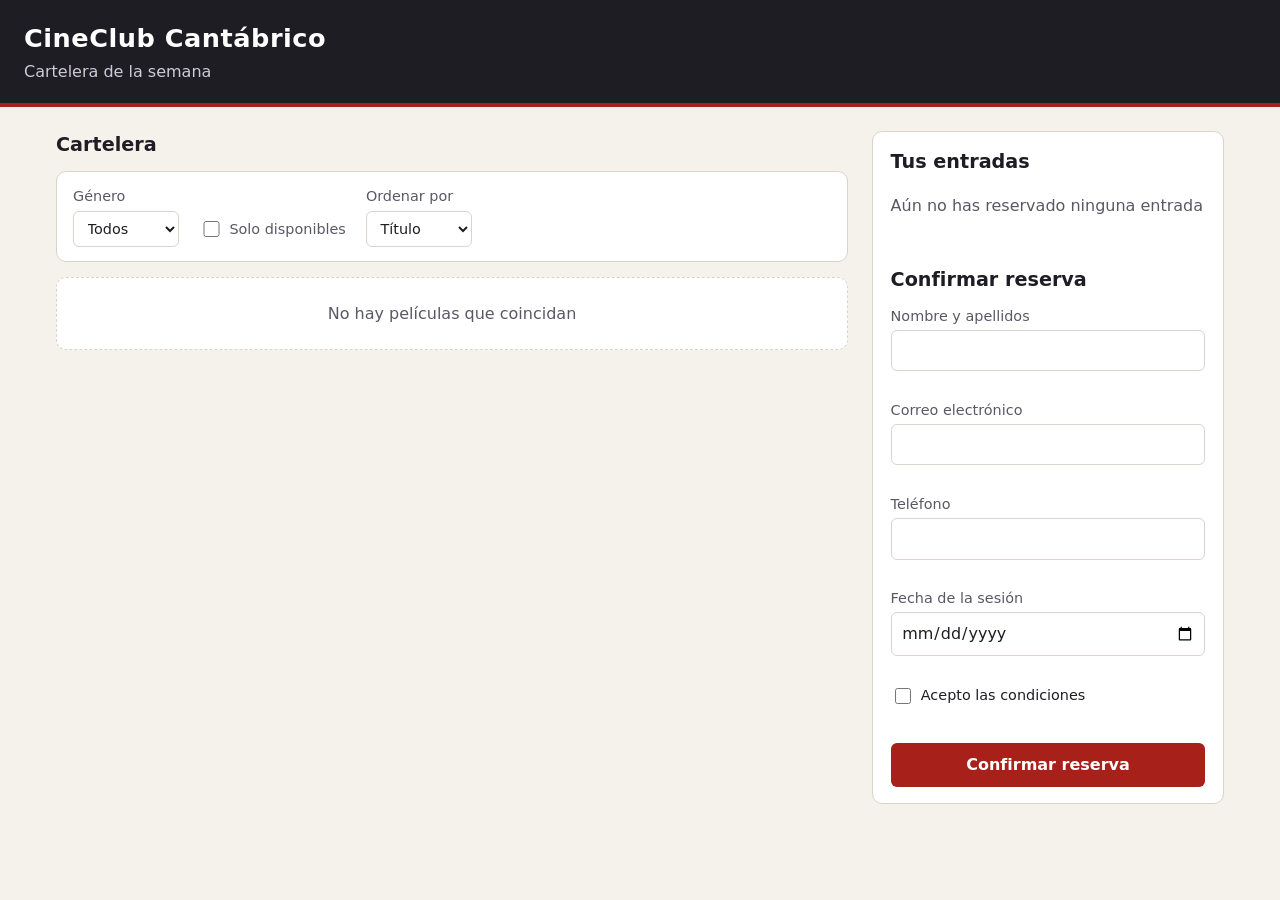
<file: Examen_02/index.html>
<!DOCTYPE html>
<html lang="es">
<head>
  <meta charset="UTF-8">
  <meta name="viewport" content="width=device-width, initial-scale=1">
  <title>CineClub Cantábrico</title>
  <link rel="stylesheet" href="estilos.css">
</head>
<body>
  <header class="cabecera">
    <h1>CineClub Cantábrico</h1>
    <p>Cartelera de la semana</p>
  </header>

  <main class="contenido">

    <!-- Apartados 1 y 2: cartelera, filtros y orden -->
    <section aria-labelledby="titulo-cartelera">
      <h2 id="titulo-cartelera">Cartelera</h2>

      <form id="formulario-filtros" class="filtros">
        <label>Género
          <select id="filtro-genero" name="genero">
            <option value="">Todos</option>
            <option value="Acción">Acción</option>
            <option value="Aventura">Aventura</option>
            <option value="Comedia">Comedia</option>
            <option value="Drama">Drama</option>
          </select>
        </label>

        <label class="casilla">
          <input type="checkbox" id="filtro-disponibles" name="disponibles">
          Solo disponibles
        </label>

        <label>Ordenar por
          <select id="orden" name="orden">
            <option value="titulo">Título</option>
            <option value="duracion">Duración</option>
            <option value="precio">Precio</option>
          </select>
        </label>
      </form>

      <p id="contador" class="contador" role="status"></p>
      <div id="cartelera" class="cartelera"></div>
    </section>

    <!-- Apartados 3 y 4: entradas reservadas y formulario -->
    <aside class="entradas" aria-labelledby="titulo-entradas">
      <h2 id="titulo-entradas">Tus entradas</h2>

      <ul id="lista-reservas" class="lista-reservas"></ul>
      <p id="total-reservas" class="total"></p>
      <p id="mensaje-reservas" class="mensaje" role="alert"></p>

      <h2>Confirmar reserva</h2>
      <form id="formulario-reserva" class="formulario">
        <div class="campo">
          <label for="nombre">Nombre y apellidos</label>
          <input type="text" id="nombre" name="nombre" required minlength="3">
          <p class="error" id="error-nombre"></p>
        </div>

        <div class="campo">
          <label for="correo">Correo electrónico</label>
          <input type="email" id="correo" name="correo" required>
          <p class="error" id="error-correo"></p>
        </div>

        <div class="campo">
          <label for="telefono">Teléfono</label>
          <input type="tel" id="telefono" name="telefono" required pattern="[0-9]{9}" title="Escribe 9 dígitos, sin espacios">
          <p class="error" id="error-telefono"></p>
        </div>

        <div class="campo">
          <label for="fecha">Fecha de la sesión</label>
          <input type="date" id="fecha" name="fecha" required>
          <p class="error" id="error-fecha"></p>
        </div>

        <div class="campo">
          <label class="casilla">
            <input type="checkbox" id="condiciones" name="condiciones" required>
            Acepto las condiciones
          </label>
          <p class="error" id="error-condiciones"></p>
        </div>

        <button type="submit" class="boton-principal">Confirmar reserva</button>
      </form>

      <pre id="resultado" class="resultado" role="status"></pre>
    </aside>

  </main>

  <script type="module" src="js/principal.js"></script>
</body>
</html>
</file>
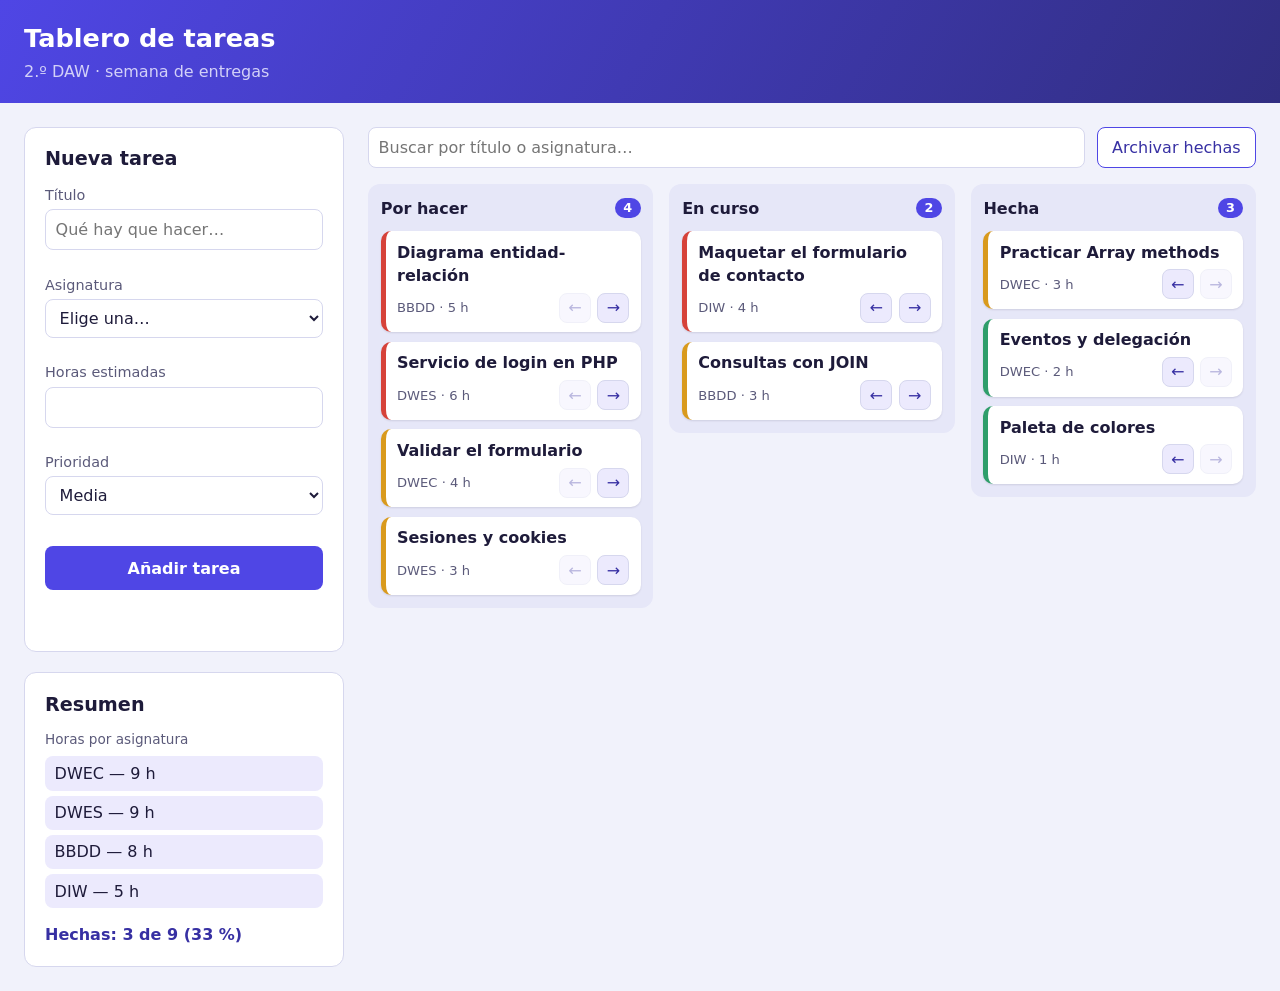
<file: EJ_tipoExamen2/ensayo/index.html>
<!DOCTYPE html>
<html lang="es">
<head>
  <meta charset="UTF-8">
  <meta name="viewport" content="width=device-width, initial-scale=1">
  <title>Tablero de tareas</title>
  <link rel="stylesheet" href="estilos.css">
</head>
<body>
  <header class="cabecera">
    <h1>Tablero de tareas</h1>
    <p>2.º DAW · semana de entregas</p>
  </header>

  <main class="cuerpo">

    <!-- Columna lateral: formulario (apartado 1) y resumen (apartado 3) -->
    <aside class="lateral">

      <section class="panel" aria-labelledby="titulo-formulario">
        <h2 id="titulo-formulario">Nueva tarea</h2>

        <form id="formulario-tarea" class="formulario">
          <div class="campo">
            <label for="titulo">Título</label>
            <input type="text" id="titulo" name="titulo" required minlength="3" placeholder="Qué hay que hacer…">
            <small class="error"></small>
          </div>

          <div class="campo">
            <label for="asignatura">Asignatura</label>
            <select id="asignatura" name="asignatura" required>
              <option value="">Elige una…</option>
              <option value="DWEC">DWEC</option>
              <option value="DWES">DWES</option>
              <option value="DIW">DIW</option>
              <option value="BBDD">BBDD</option>
            </select>
            <small class="error"></small>
          </div>

          <div class="campo">
            <label for="horas">Horas estimadas</label>
            <input type="number" id="horas" name="horas" required min="1" max="20" step="any">
            <small class="error"></small>
          </div>

          <div class="campo">
            <label for="prioridad">Prioridad</label>
            <select id="prioridad" name="prioridad">
              <option value="baja">Baja</option>
              <option value="media" selected>Media</option>
              <option value="alta">Alta</option>
            </select>
            <small class="error"></small>
          </div>

          <button type="submit" class="boton-principal">Añadir tarea</button>
          <p id="mensaje-formulario" class="mensaje" role="status"></p>
        </form>
      </section>

      <section class="panel" aria-labelledby="titulo-resumen">
        <h2 id="titulo-resumen">Resumen</h2>
        <p class="subtitulo">Horas por asignatura</p>
        <ul id="horas-asignatura" class="horas-asignatura"></ul>
        <p id="progreso" class="progreso"></p>
      </section>

    </aside>

    <!-- Zona principal: buscador y tablero (apartados 2, 3 y 4) -->
    <section class="principal" aria-labelledby="titulo-tablero">
      <h2 id="titulo-tablero" class="solo-lectores">Tablero</h2>

      <div class="barra">
        <input type="search" id="buscador" placeholder="Buscar por título o asignatura…" aria-label="Buscar tareas">
        <button type="button" id="boton-archivar" class="boton-secundario">Archivar hechas</button>
      </div>

      <div id="tablero" class="tablero">
        <section class="columna" aria-labelledby="cab-porhacer">
          <h3 id="cab-porhacer">Por hacer <span id="num-porhacer" class="contador">0</span></h3>
          <ul id="col-porhacer" class="tarjetas"></ul>
        </section>

        <section class="columna" aria-labelledby="cab-encurso">
          <h3 id="cab-encurso">En curso <span id="num-encurso" class="contador">0</span></h3>
          <ul id="col-encurso" class="tarjetas"></ul>
        </section>

        <section class="columna" aria-labelledby="cab-hecha">
          <h3 id="cab-hecha">Hecha <span id="num-hecha" class="contador">0</span></h3>
          <ul id="col-hecha" class="tarjetas"></ul>
        </section>
      </div>
    </section>

  </main>

  <script type="module" src="js/principal.js"></script>
</body>
</html>
</file>
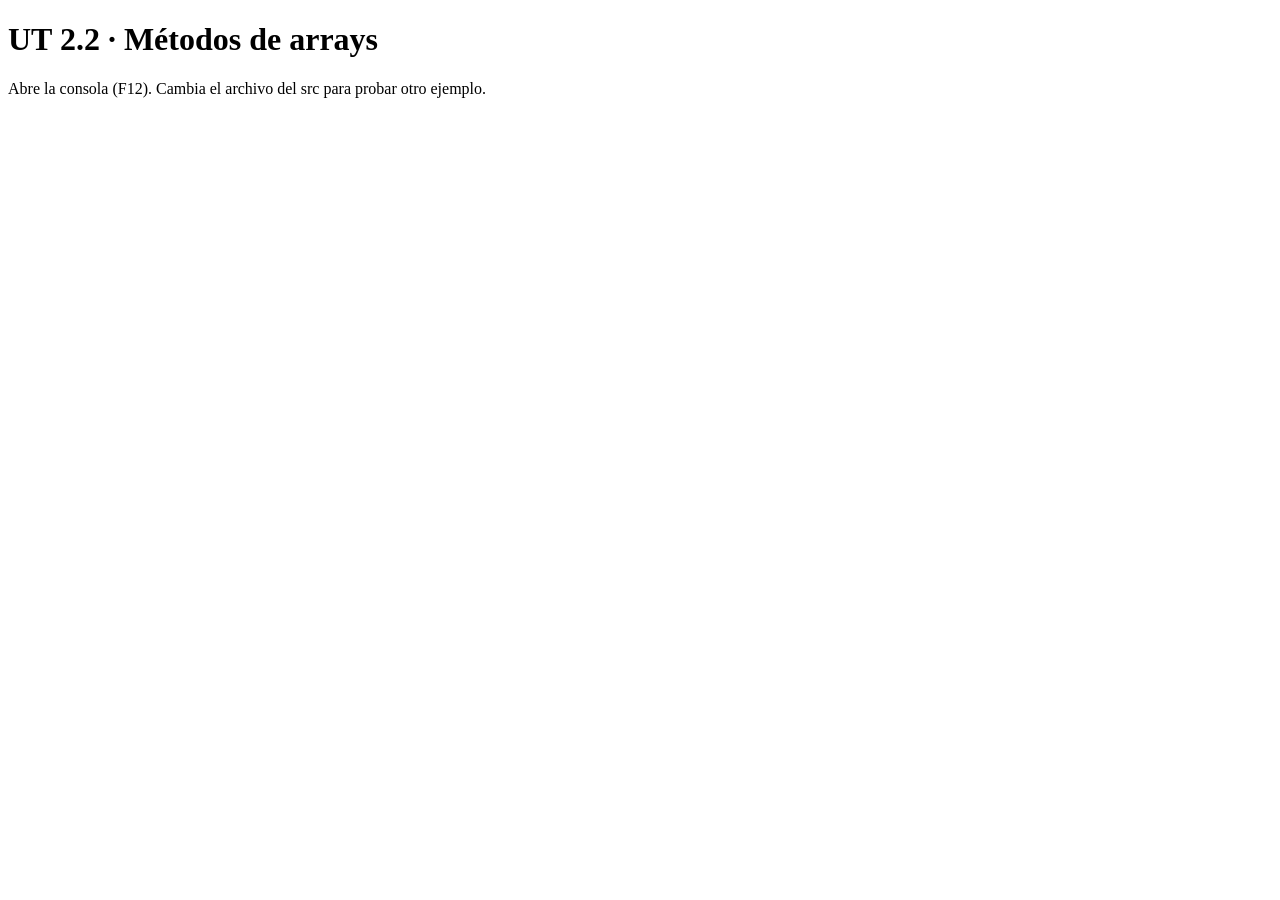
<file: UT_2/EJEM_02.2/index.html>
<!DOCTYPE html>
<html lang="es">
<head>
  <meta charset="UTF-8">
  <title>UT 2.2 · Métodos de arrays</title>
</head>
<body>
  <h1>UT 2.2 · Métodos de arrays</h1>
  <p>Abre la consola (F12). Cambia el archivo del src para probar otro ejemplo.</p>
  <script type="module" src="01-agregar-quitar.js"></script>
</body>
</html>
</file>
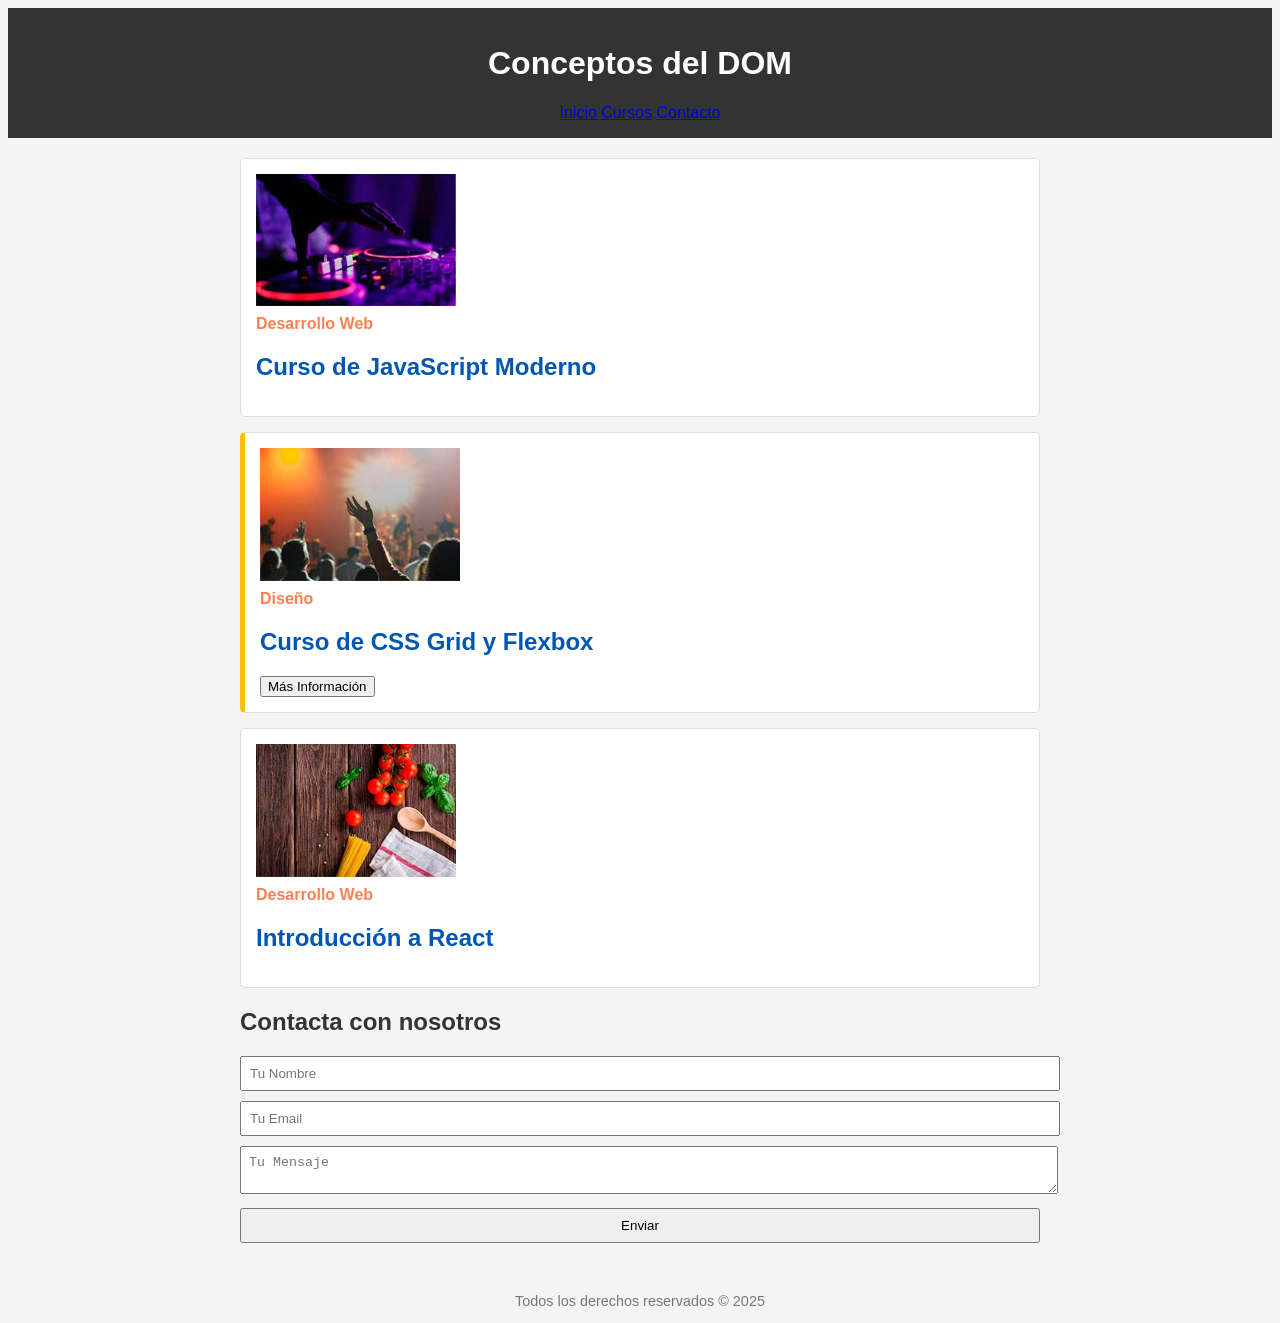
<file: UT_3/Practicas/EJER_04/index.html>
<!DOCTYPE html>
<html lang="es">
<head>
    <meta charset="UTF-8">
    <meta name="viewport" content="width=device-width, initial-scale=1.0">
    <title>Práctica de DOM</title>
    <link rel="stylesheet" href="estilos.css">
       
</head>
<body>

    <header id="header-principal">
        <h1 id="titulo-principal">Conceptos del DOM</h1>
        <nav class="navegacion">
            <a href="#">Inicio</a>
            <a href="#">Cursos</a>
            <a href="#">Contacto</a>
        </nav>
    </header>

    <main class="container">
        <section id="lista-cursos">
            <div class="card">
                <img src="img/hacer1.jpg" width="200">
                <div class="info">
                    <p class="categoria">Desarrollo Web</p>
                    <h2>Curso de JavaScript Moderno</h2>
                </div>
            </div>

            <div class="card premium">
                <img src="img/hacer2.jpg" width="200">
                <div class="info">
                    <p class="categoria">Diseño</p>
                    <h2>Curso de CSS Grid y Flexbox</h2>
                    <button id="btn-info-premium">Más Información</button>
                </div>
            </div>

            <div class="card">
                <img src="img/hacer3.jpg" width="200">
                <div class="info">
                    <p class="categoria">Desarrollo Web</p>
                    <h2>Introducción a React</h2>
                    <p class="oculto" data-precio="20">Este es un texto oculto con información.</p>
                </div>
            </div>
        </section>

        <section id="formulario-seccion">
            <form id="formulario-contacto">
                <h2>Contacta con nosotros</h2>
                <input type="text" id="nombre" name="nombre" placeholder="Tu Nombre">
                <input type="email" id="email" name="email" placeholder="Tu Email">
                <textarea id="mensaje" name="mensaje" placeholder="Tu Mensaje"></textarea>
                <input type="submit" value="Enviar">
            </form>
        </section>
    </main>

    <footer id="footer-principal">
        <p>Todos los derechos reservados &copy; 2025</p>
    </footer>   
    <script type="module" src="scripts/script28.js"></script>
</body>
</html>
</file>
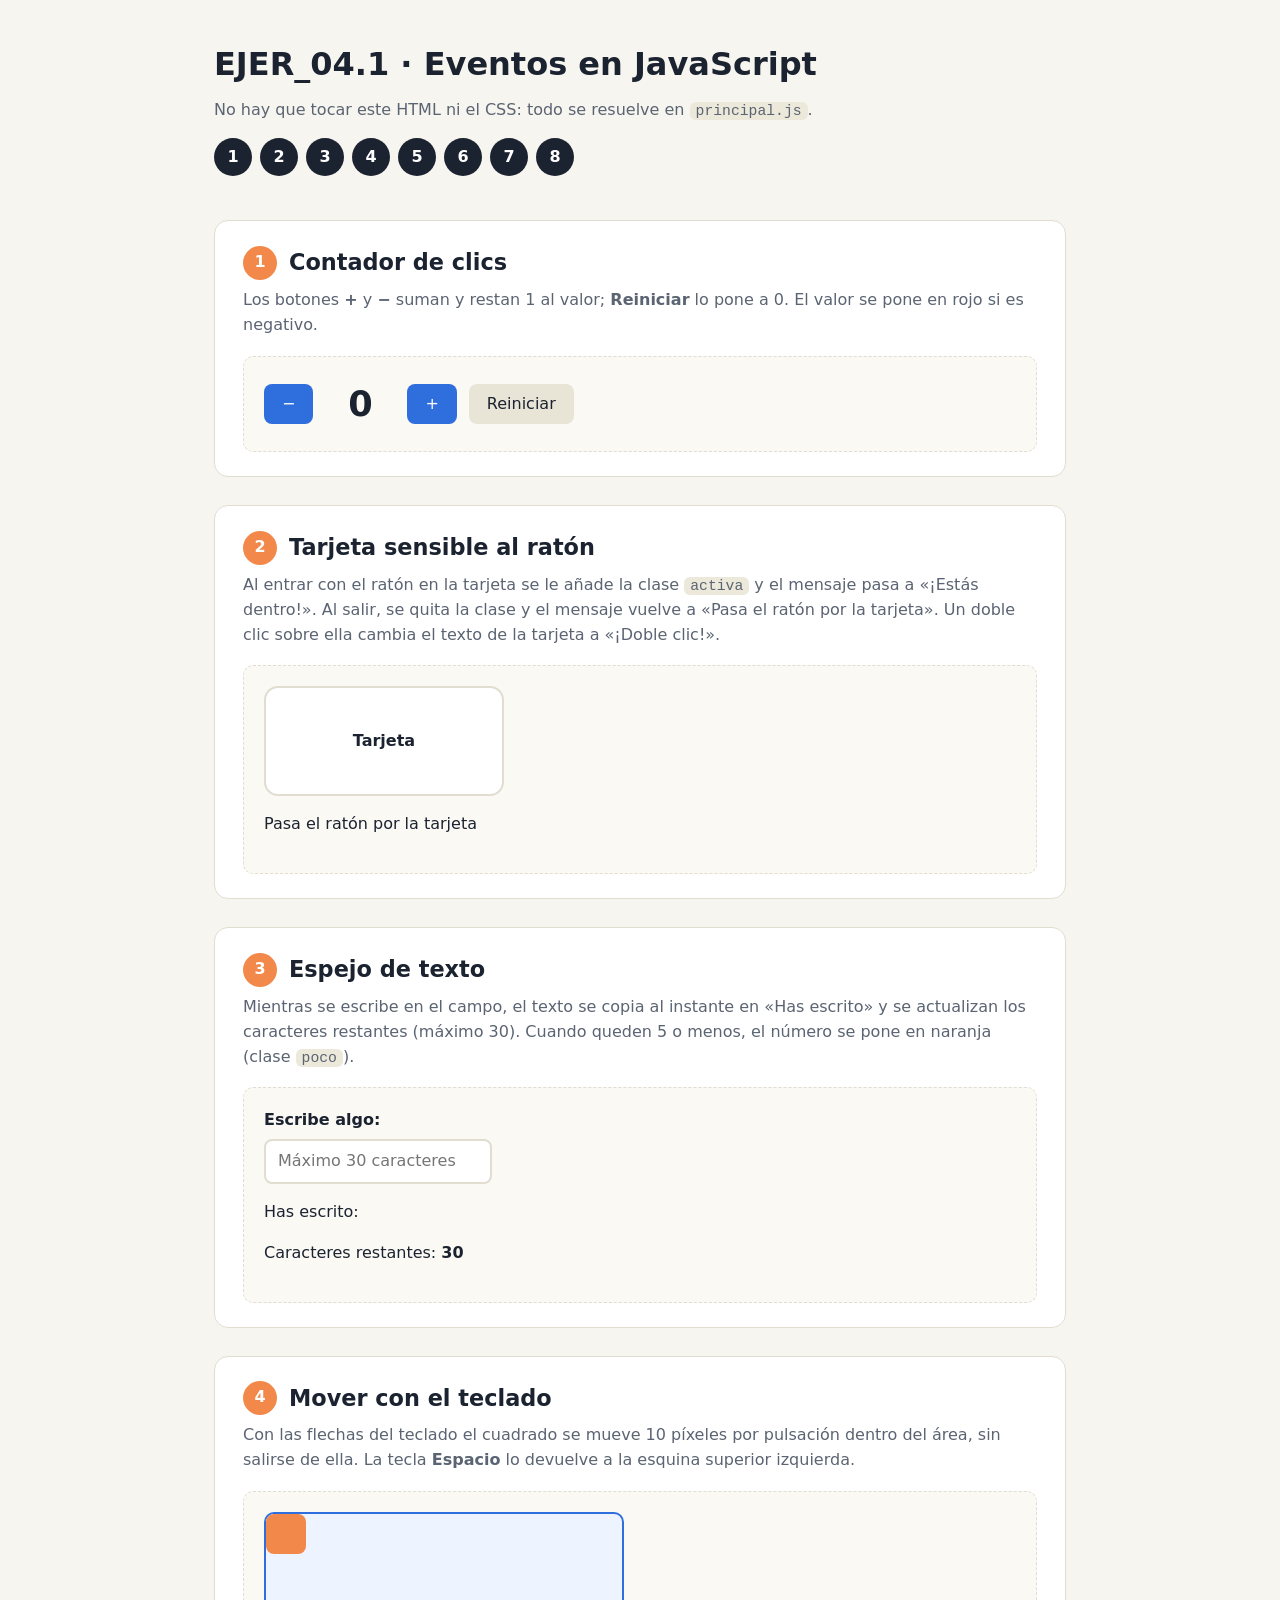
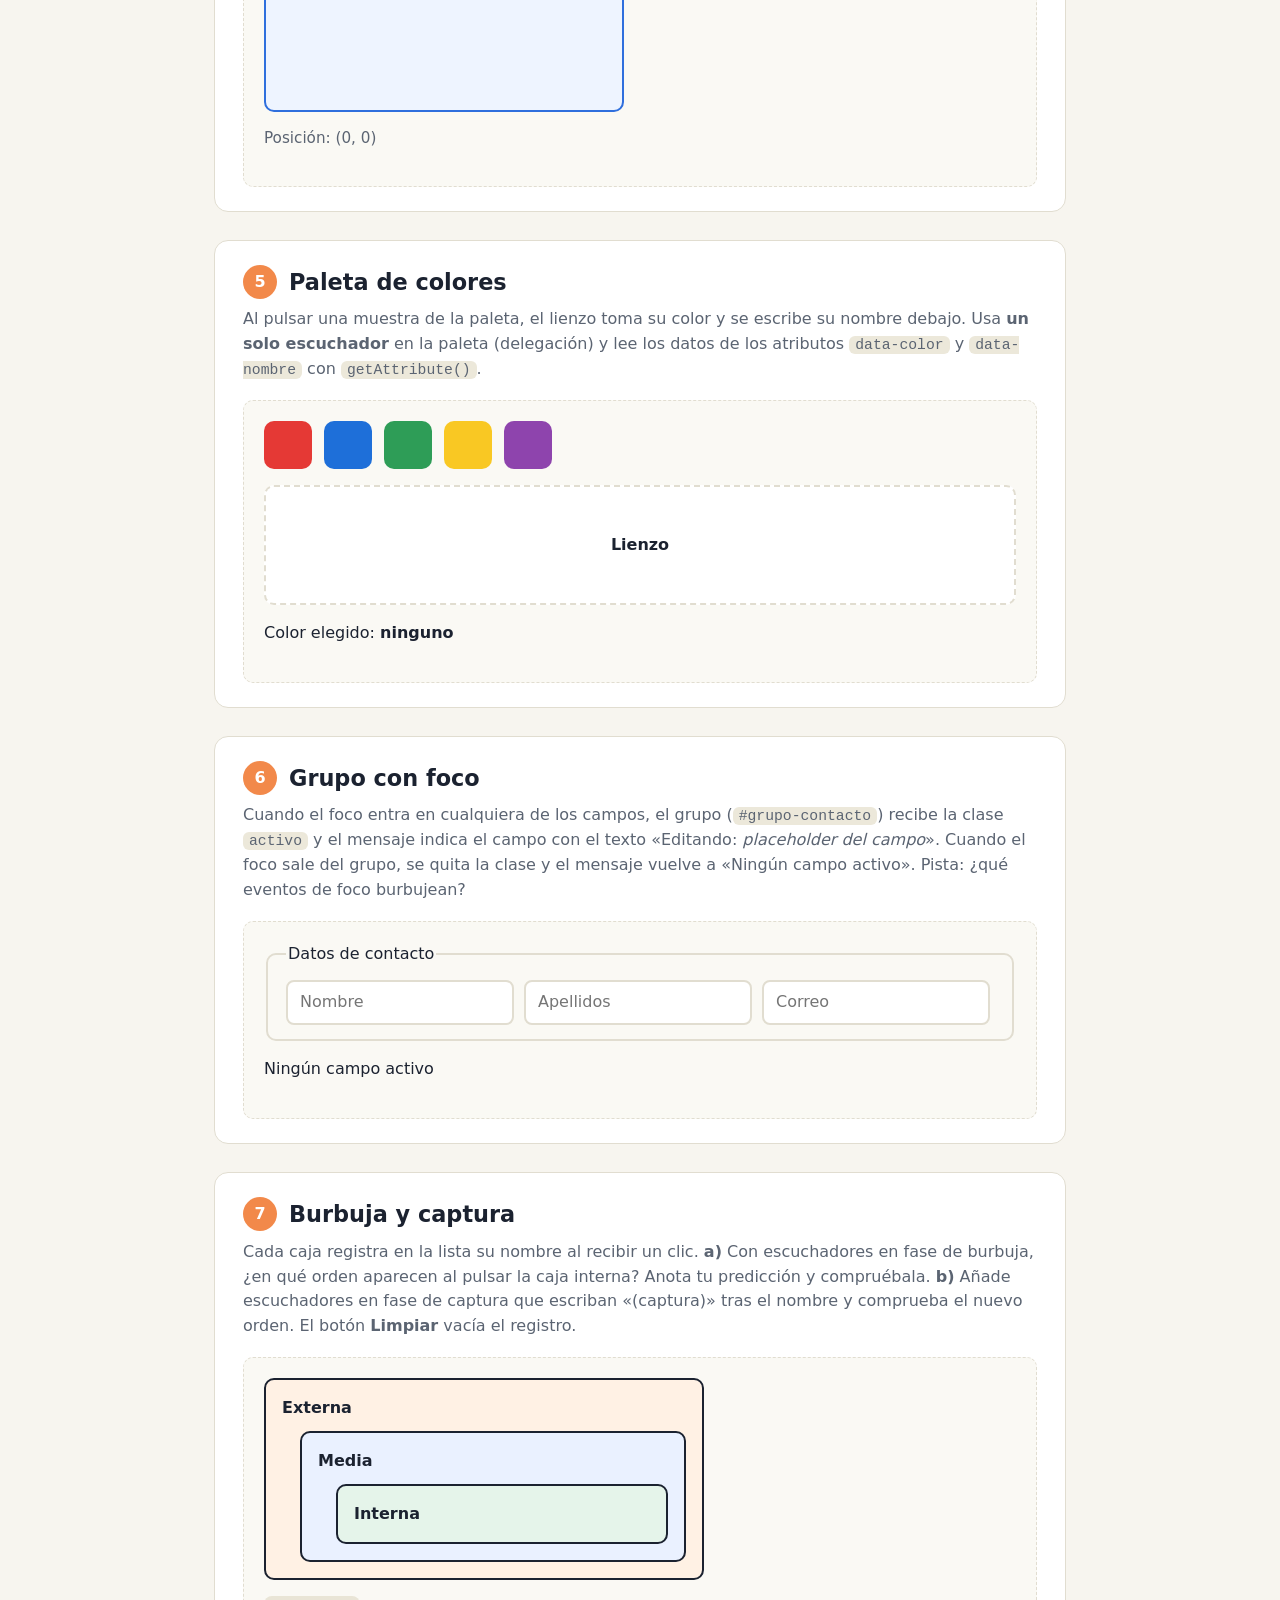
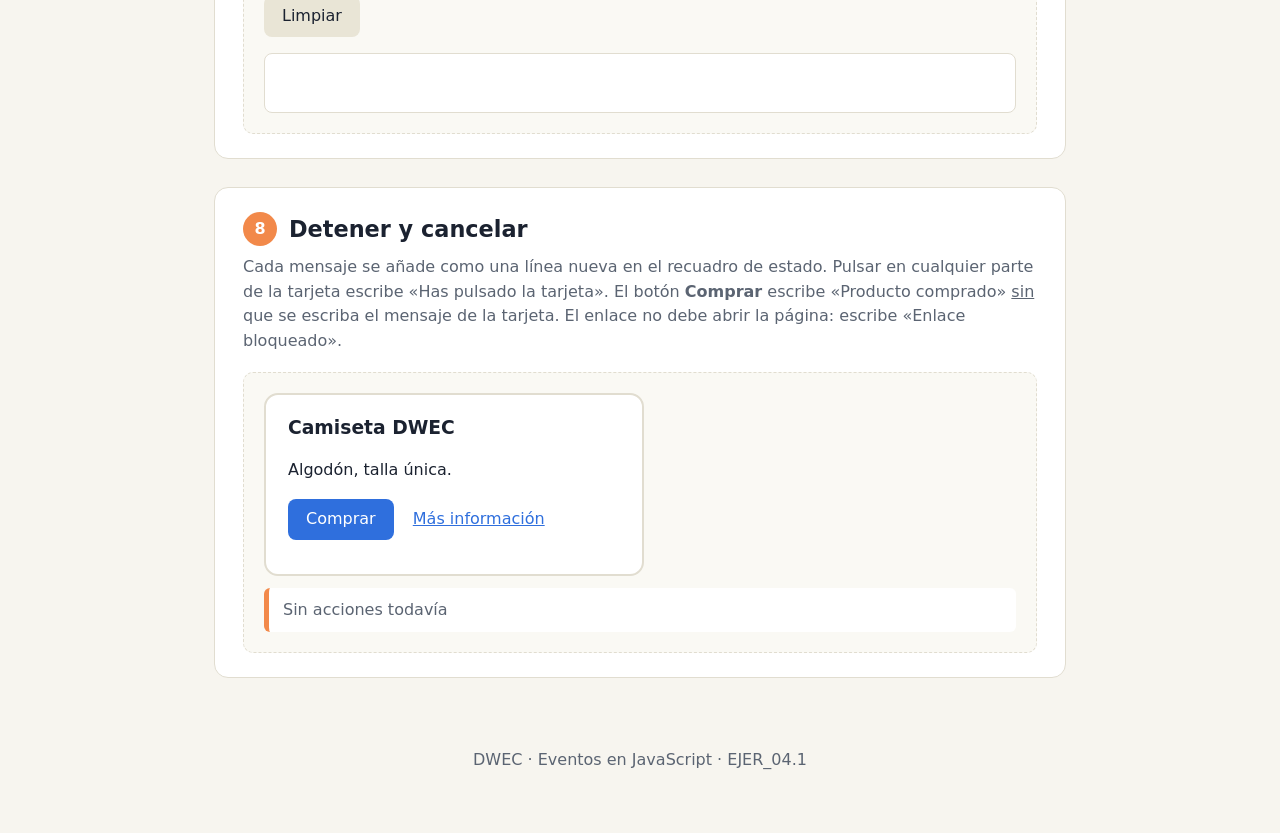
<file: UT_4/practicas/EJER_04.1/index.html>
<!DOCTYPE html>
<html lang="es">
<head>
  <meta charset="UTF-8">
  <meta name="viewport" content="width=device-width, initial-scale=1">
  <title>EJER_04.1 · Eventos en JavaScript</title>
  <link rel="stylesheet" href="estilos.css">
  <!-- Todo el JavaScript va en un único módulo ES6 (puedes importar otros desde aquí) -->
  <script type="module" src="principal.js"></script>
</head>
<body>

  <header class="cabecera">
    <h1>EJER_04.1 · Eventos en JavaScript</h1>
    <p>No hay que tocar este HTML ni el CSS: todo se resuelve en <code>principal.js</code>.</p>
    <nav class="indice" aria-label="Índice de ejercicios">
      <a href="#ej01">1</a><a href="#ej02">2</a><a href="#ej03">3</a><a href="#ej04">4</a><a href="#ej05">5</a><a href="#ej06">6</a><a href="#ej07">7</a><a href="#ej08">8</a>
    </nav>
  </header>

  <main>

    <!-- ============ 1 · Contador de clics ============ -->
    <section id="ej01" class="ejercicio">
      <h2><span class="numero">1</span> Contador de clics</h2>
      <p class="enunciado">Los botones <b>+</b> y <b>−</b> suman y restan 1 al valor; <b>Reiniciar</b> lo pone a 0.
        El valor se pone en rojo si es negativo.</p>
      <div class="zona zona-fila">
        <button id="boton-restar" type="button">−</button>
        <span id="valor-contador" class="valor">0</span>
        <button id="boton-sumar" type="button">+</button>
        <button id="boton-reiniciar" type="button" class="secundario">Reiniciar</button>
      </div>
    </section>

    <!-- ============ 2 · Tarjeta sensible al ratón ============ -->
    <section id="ej02" class="ejercicio">
      <h2><span class="numero">2</span> Tarjeta sensible al ratón</h2>
      <p class="enunciado">Al entrar con el ratón en la tarjeta se le añade la clase <code>activa</code> y el mensaje
        pasa a «¡Estás dentro!». Al salir, se quita la clase y el mensaje vuelve a «Pasa el ratón por la tarjeta».
        Un doble clic sobre ella cambia el texto de la tarjeta a «¡Doble clic!».</p>
      <div class="zona">
        <div id="tarjeta-raton" class="tarjeta-raton">Tarjeta</div>
        <p id="mensaje-raton">Pasa el ratón por la tarjeta</p>
      </div>
    </section>

    <!-- ============ 3 · Espejo de texto ============ -->
    <section id="ej03" class="ejercicio">
      <h2><span class="numero">3</span> Espejo de texto</h2>
      <p class="enunciado">Mientras se escribe en el campo, el texto se copia al instante en «Has escrito» y se
        actualizan los caracteres restantes (máximo 30). Cuando queden 5 o menos, el número se pone en naranja
        (clase <code>poco</code>).</p>
      <div class="zona">
        <label for="campo-texto">Escribe algo:</label>
        <input id="campo-texto" type="text" maxlength="30" placeholder="Máximo 30 caracteres" autocomplete="off">
        <p>Has escrito: <strong id="eco-texto"></strong></p>
        <p>Caracteres restantes: <span id="caracteres-restantes" class="valor-pequeno">30</span></p>
      </div>
    </section>

    <!-- ============ 4 · Mover con el teclado ============ -->
    <section id="ej04" class="ejercicio">
      <h2><span class="numero">4</span> Mover con el teclado</h2>
      <p class="enunciado">Con las flechas del teclado el cuadrado se mueve 10 píxeles por pulsación dentro del
        área, sin salirse de ella. La tecla <b>Espacio</b> lo devuelve a la esquina superior izquierda.</p>
      <div class="zona">
        <div id="area-juego" class="area-juego">
          <div id="cuadrado" class="cuadrado"></div>
        </div>
        <p id="posicion-cuadrado" class="pista">Posición: (0, 0)</p>
      </div>
    </section>

    <!-- ============ 5 · Paleta de colores ============ -->
    <section id="ej05" class="ejercicio">
      <h2><span class="numero">5</span> Paleta de colores</h2>
      <p class="enunciado">Al pulsar una muestra de la paleta, el lienzo toma su color y se escribe su nombre debajo.
        Usa <b>un solo escuchador</b> en la paleta (delegación) y lee los datos de los atributos <code>data-color</code> y <code>data-nombre</code> con <code>getAttribute()</code>.</p>
      <div class="zona">
        <div id="paleta" class="paleta">
          <div class="muestra" style="--color:#e53935" data-color="#e53935" data-nombre="Rojo"></div>
          <div class="muestra" style="--color:#1e6fd9" data-color="#1e6fd9" data-nombre="Azul"></div>
          <div class="muestra" style="--color:#2e9d57" data-color="#2e9d57" data-nombre="Verde"></div>
          <div class="muestra" style="--color:#f9c823" data-color="#f9c823" data-nombre="Amarillo"></div>
          <div class="muestra" style="--color:#8e44ad" data-color="#8e44ad" data-nombre="Morado"></div>
        </div>
        <div id="lienzo" class="lienzo">Lienzo</div>
        <p>Color elegido: <strong id="nombre-color">ninguno</strong></p>
      </div>
    </section>

    <!-- ============ 6 · Grupo con foco ============ -->
    <section id="ej06" class="ejercicio">
      <h2><span class="numero">6</span> Grupo con foco</h2>
      <p class="enunciado">Cuando el foco entra en cualquiera de los campos, el grupo (<code>#grupo-contacto</code>)
        recibe la clase <code>activo</code> y el mensaje indica el campo con el texto
        «Editando: <i>placeholder del campo</i>». Cuando el foco sale del grupo, se quita la clase y el mensaje
        vuelve a «Ningún campo activo». Pista: ¿qué eventos de foco burbujean?</p>
      <div class="zona">
        <fieldset id="grupo-contacto" class="grupo">
          <legend>Datos de contacto</legend>
          <input type="text" placeholder="Nombre" autocomplete="off">
          <input type="text" placeholder="Apellidos" autocomplete="off">
          <input type="text" placeholder="Correo" autocomplete="off">
        </fieldset>
        <p id="mensaje-foco">Ningún campo activo</p>
      </div>
    </section>

    <!-- ============ 7 · Burbuja y captura ============ -->
    <section id="ej07" class="ejercicio">
      <h2><span class="numero">7</span> Burbuja y captura</h2>
      <p class="enunciado">Cada caja registra en la lista su nombre al recibir un clic. <b>a)</b> Con escuchadores en
        fase de burbuja, ¿en qué orden aparecen al pulsar la caja interna? Anota tu predicción y compruébala.
        <b>b)</b> Añade escuchadores en fase de captura que escriban «(captura)» tras el nombre y comprueba el
        nuevo orden. El botón <b>Limpiar</b> vacía el registro.</p>
      <div class="zona">
        <div id="caja-externa" class="caja nivel1">Externa
          <div id="caja-media" class="caja nivel2">Media
            <div id="caja-interna" class="caja nivel3">Interna</div>
          </div>
        </div>
        <p><button id="boton-limpiar-flujo" type="button" class="secundario">Limpiar</button></p>
        <ol id="registro-flujo" class="registro"></ol>
      </div>
    </section>

    <!-- ============ 8 · Detener y cancelar ============ -->
    <section id="ej08" class="ejercicio">
      <h2><span class="numero">8</span> Detener y cancelar</h2>
      <p class="enunciado">Cada mensaje se añade como una línea nueva en el recuadro de estado. Pulsar en cualquier parte de la tarjeta escribe «Has pulsado la tarjeta». El botón
        <b>Comprar</b> escribe «Producto comprado» <u>sin</u> que se escriba el mensaje de la tarjeta. El enlace
        no debe abrir la página: escribe «Enlace bloqueado».</p>
      <div class="zona">
        <div id="tarjeta-producto" class="tarjeta-producto">
          <h3>Camiseta DWEC</h3>
          <p>Algodón, talla única.</p>
          <p>
            <button id="boton-comprar" type="button">Comprar</button>
            <a id="enlace-info" href="https://developer.mozilla.org/es/docs/Web/API/Event" target="_blank" rel="noopener">Más información</a>
          </p>
        </div>
        <p id="mensaje-estado" class="estado"></p>
      </div>
    </section>

  </main>

  <footer class="pie">DWEC · Eventos en JavaScript · EJER_04.1</footer>
</body>
</html>
</file>
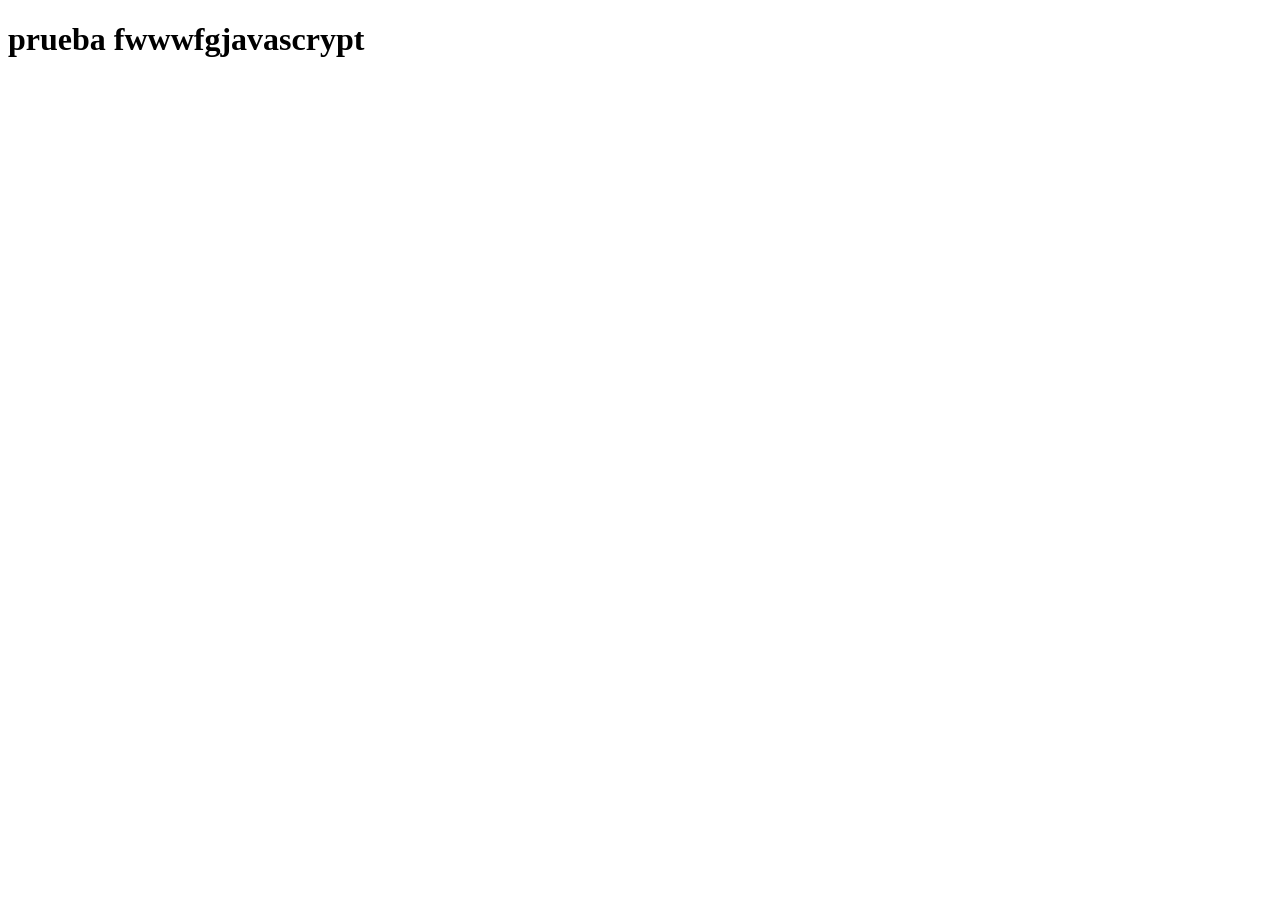
<file: EJEM_01/inex.html>
<!DOCTYPE html>
<html lang="es">
<head>
    <meta charset="UTF-8">
    <meta name="viewport" content="width=device-width, initial-scale=1.0">
    <title>Document</title>
</head>
<body>

    <h1>prueba fwwwfgjavascrypt</h1>

    <script src="01.js"></script>
</body>
</html>
</file>
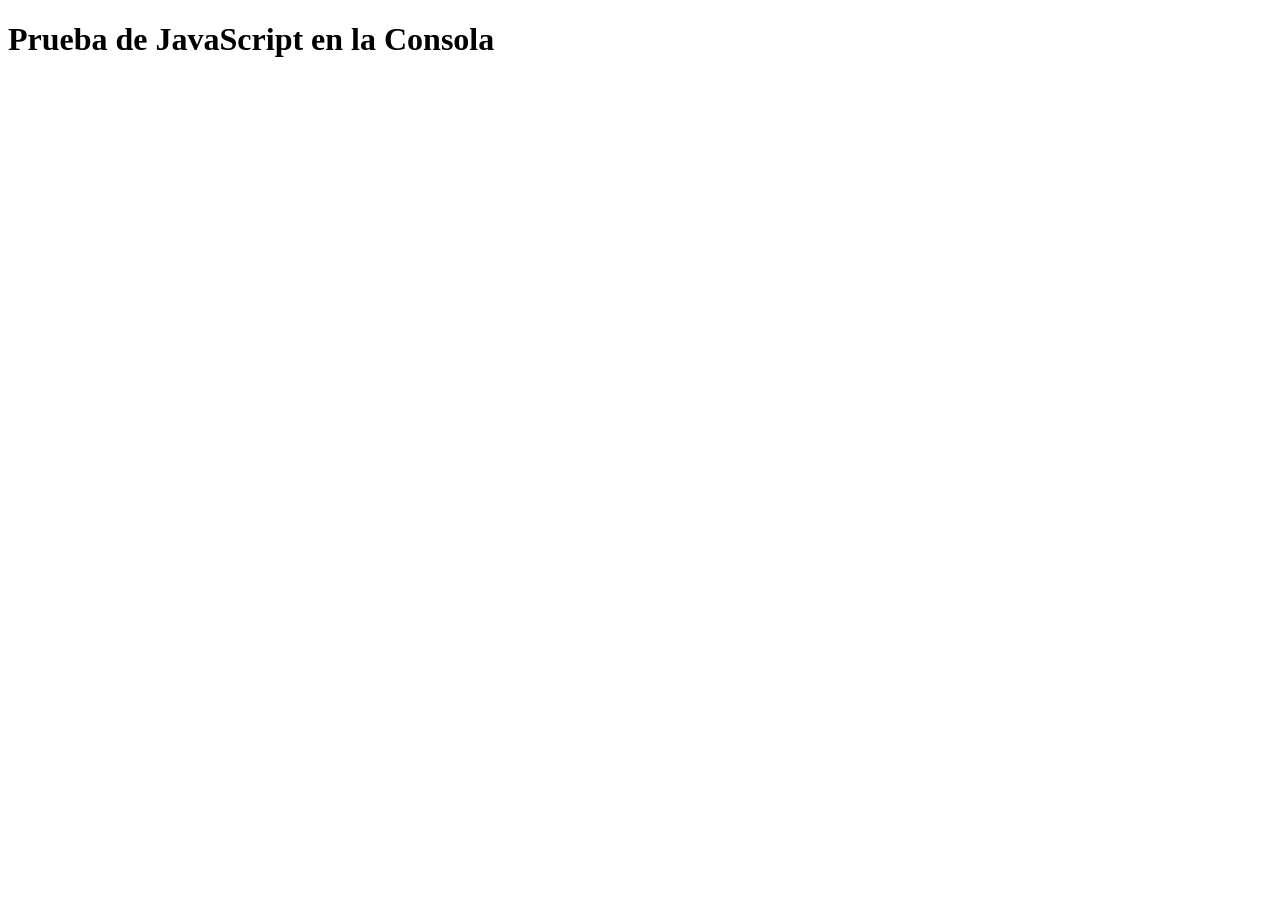
<file: UT_1/Ejercicios/EJER_01.2º/HTML.html>
<!DOCTYPE html>
<html lang="es">
<head>
    <meta charset="UTF-8">

    <title>Prueba de JavaScript</title>
</head>
<body>
    <h1>Prueba de JavaScript en la Consola</h1>

    <!-- 1. Cargas primero el archivo que contiene las funciones/clases -->
    <script type="module" src="EJ_2_5_gestorUsuarios.js"></script>
    <!-- 2. Cargas al final tu archivo principal (donde ejecutas el código) -->
    <script type="module" src="main.js"></script>


    <script type="module" src="EJ_2_6_inventario.js"></script>
    <script type="module" src="EJ_2_6_tienda.js"></script>
</body>
</html>
</file>
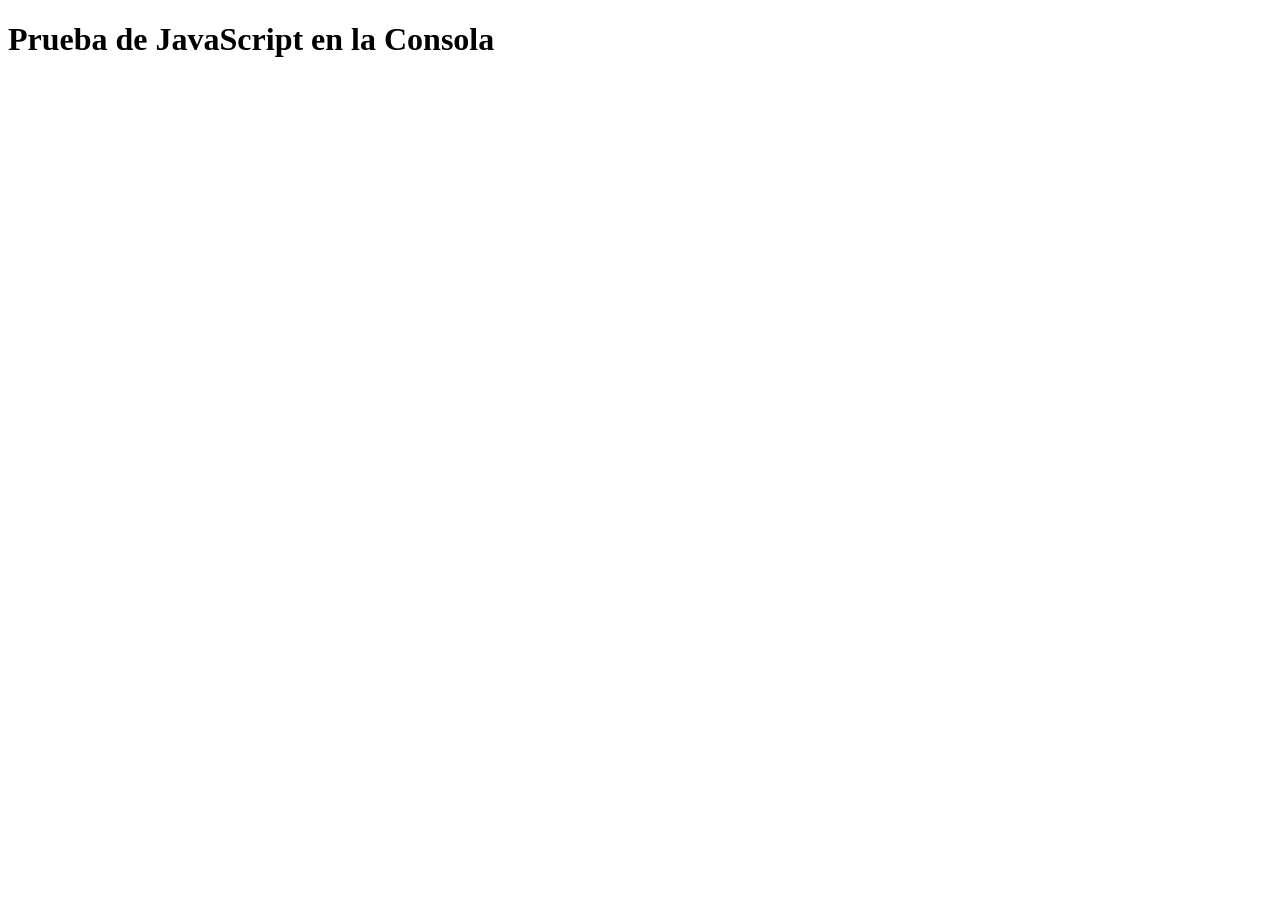
<file: UT_1/Ejercicios/EJER_01_2/HTML.html>
<!DOCTYPE html>
<html lang="es">
<head>
    <meta charset="UTF-8">

    <title>Prueba de JavaScript</title>
</head>
<body>
    <h1>Prueba de JavaScript en la Consola</h1>

    <!-- 1. Cargas primero el archivo que contiene las funciones/clases -->
    <script type="module" src="EJ_5_gestorUsuarios.js"></script>
    <!-- 2. Cargas al final tu archivo principal (donde ejecutas el código) -->
    <script type="module" src="EJ_5_main.js"></script>


    <script type="module" src="EJ_6_inventario.js"></script>
    <script type="module" src="EJ_6_tienda.js"></script>
</body>
</html>
</file>
<file: Examen_02/estilos.css>
/* CineClub Cantábrico · estilos del examen (no modificar) */

:root {
  --fondo: #f5f2ec;
  --tinta: #1f1d24;
  --tinta-suave: #5b5864;
  --superficie: #ffffff;
  --borde: #d9d4ca;
  --acento: #a8201a;
  --acento-oscuro: #86160f;
  --error: #b3261e;
  --radio: 10px;
}

* { box-sizing: border-box; }

body {
  margin: 0;
  font-family: system-ui, -apple-system, "Segoe UI", Roboto, sans-serif;
  line-height: 1.45;
  color: var(--tinta);
  background: var(--fondo);
}

/* ---------- Cabecera ---------- */
.cabecera {
  padding: 1.25rem 1.5rem;
  color: #fff;
  background: #1f1d24;
  border-bottom: 4px solid var(--acento);
}
.cabecera h1 { margin: 0; font-size: 1.6rem; letter-spacing: 0.02em; }
.cabecera p { margin: 0.15rem 0 0; color: #cfcbd6; }

/* ---------- Disposición ---------- */
.contenido {
  display: grid;
  grid-template-columns: minmax(0, 1fr) 22rem;
  gap: 1.5rem;
  max-width: 76rem;
  margin: 0 auto;
  padding: 1.5rem;
  align-items: start;
}
@media (max-width: 52rem) {
  .contenido { grid-template-columns: 1fr; }
}
h2 { margin: 0 0 0.75rem; font-size: 1.2rem; }

/* ---------- Filtros ---------- */
.filtros {
  display: flex;
  flex-wrap: wrap;
  gap: 0.75rem 1.25rem;
  align-items: end;
  padding: 0.9rem 1rem;
  background: var(--superficie);
  border: 1px solid var(--borde);
  border-radius: var(--radio);
}
.filtros label { display: grid; gap: 0.25rem; font-size: 0.9rem; color: var(--tinta-suave); }
.filtros label.casilla { display: flex; align-items: center; gap: 0.4rem; padding-bottom: 0.4rem; }

select, input[type="text"], input[type="email"], input[type="tel"], input[type="date"] {
  width: 100%;
  padding: 0.5rem 0.6rem;
  font: inherit;
  color: var(--tinta);
  background: #fff;
  border: 1px solid var(--borde);
  border-radius: 6px;
}
input[type="checkbox"] { width: 1.05rem; height: 1.05rem; accent-color: var(--acento); }

:focus-visible { outline: 3px solid #2b6cb0; outline-offset: 2px; }

.contador { margin: 0.9rem 0 0.6rem; color: var(--tinta-suave); font-size: 0.95rem; }

/* ---------- Cartelera ---------- */
.cartelera {
  display: grid;
  grid-template-columns: repeat(auto-fill, minmax(13.5rem, 1fr));
  gap: 1rem;
}
.cartelera:empty::before {
  content: "No hay películas que coincidan";
  grid-column: 1 / -1;
  padding: 1.5rem;
  text-align: center;
  color: var(--tinta-suave);
  background: var(--superficie);
  border: 1px dashed var(--borde);
  border-radius: var(--radio);
}

.tarjeta {
  display: flex;
  flex-direction: column;
  gap: 0.15rem;
  padding: 1rem;
  background: var(--superficie);
  border: 1px solid var(--borde);
  border-top: 4px solid var(--acento);
  border-radius: var(--radio);
}
.tarjeta h3 { margin: 0 0 0.2rem; font-size: 1.05rem; }
.tarjeta p { margin: 0; color: var(--tinta-suave); font-size: 0.92rem; }
.tarjeta button { margin-top: auto; }
.tarjeta :nth-child(3) { margin-bottom: 0.7rem; font-weight: 600; color: var(--tinta); }

/* Película agotada */
.tarjeta.agotada {
  opacity: 0.6;
  filter: grayscale(1);
  border-top-color: #8a8793;
}

/* ---------- Botones ---------- */
button {
  padding: 0.5rem 0.9rem;
  font: inherit;
  font-weight: 600;
  color: #fff;
  background: var(--acento);
  border: 0;
  border-radius: 6px;
  cursor: pointer;
}
button:hover:not(:disabled) { background: var(--acento-oscuro); }
button:disabled { color: #e8e6ec; background: #8a8793; cursor: not-allowed; }

/* ---------- Entradas reservadas ---------- */
.entradas {
  padding: 1rem 1.1rem;
  background: var(--superficie);
  border: 1px solid var(--borde);
  border-radius: var(--radio);
}
.lista-reservas { margin: 0 0 0.5rem; padding: 0; list-style: none; }
.lista-reservas:empty::before {
  content: "Aún no has reservado ninguna entrada";
  display: block;
  padding: 0.4rem 0;
  color: var(--tinta-suave);
}
.lista-reservas li {
  display: flex;
  align-items: center;
  justify-content: space-between;
  gap: 0.75rem;
  padding: 0.45rem 0;
  border-bottom: 1px solid var(--borde);
}
.lista-reservas .quitar {
  flex: none;
  padding: 0.15rem 0.5rem;
  color: var(--error);
  background: transparent;
  border: 1px solid var(--error);
}
.lista-reservas .quitar:hover:not(:disabled) { color: #fff; background: var(--error); }

.total { margin: 0.5rem 0; font-size: 1.1rem; font-weight: 700; }
.mensaje { min-height: 1.3em; margin: 0 0 1rem; color: var(--error); font-size: 0.9rem; }

/* ---------- Formulario de reserva ---------- */
.campo label { display: block; margin-bottom: 0.2rem; font-size: 0.9rem; color: var(--tinta-suave); }
.campo label.casilla { display: flex; align-items: center; gap: 0.4rem; color: var(--tinta); }

/* Reserva siempre el hueco del mensaje: así el formulario no "salta" al validar */
.error {
  min-height: 1.3em;
  margin: 0.2rem 0 0.5rem;
  color: var(--error);
  font-size: 0.85rem;
}
.con-error { border-color: var(--error) !important; background: #fdf1f0; }

.boton-principal { width: 100%; margin-top: 0.4rem; padding: 0.65rem; }

.resultado {
  min-height: 1.5em;
  margin: 1rem 0 0;
  padding: 0.75rem;
  white-space: pre-wrap;
  font: 0.9rem/1.5 ui-monospace, Consolas, monospace;
  background: #f0f7f1;
  border-left: 4px solid #2e7d32;
  border-radius: 4px;
}
.resultado:empty { display: none; }
</file>
<file: EJ_tipoExamen2/ensayo/estilos.css>
/* Tablero de tareas · estilos del ensayo (no modificar) */

:root {
  --fondo: #f1f2fb;
  --tinta: #1e1b3a;
  --tinta-suave: #5b5a7a;
  --superficie: #ffffff;
  --borde: #d6d7ee;
  --acento: #4f46e5;
  --acento-oscuro: #3730a3;
  --baja: #2f9e6b;
  --media: #d99a1d;
  --alta: #d6423a;
  --error: #b3261e;
  --radio: 12px;
}

* { box-sizing: border-box; }

body {
  margin: 0;
  font-family: system-ui, -apple-system, "Segoe UI", Roboto, sans-serif;
  line-height: 1.45;
  color: var(--tinta);
  background: var(--fondo);
}

.solo-lectores {
  position: absolute;
  width: 1px; height: 1px;
  overflow: hidden;
  clip: rect(0 0 0 0);
  white-space: nowrap;
}

/* ---------- Cabecera ---------- */
.cabecera {
  padding: 1.25rem 1.5rem;
  color: #fff;
  background: linear-gradient(120deg, #4f46e5, #312e81);
}
.cabecera h1 { margin: 0; font-size: 1.6rem; }
.cabecera p { margin: 0.15rem 0 0; color: #d3d1f8; }

/* ---------- Disposición ---------- */
.cuerpo {
  display: grid;
  grid-template-columns: 20rem minmax(0, 1fr);
  gap: 1.5rem;
  max-width: 84rem;
  margin: 0 auto;
  padding: 1.5rem;
  align-items: start;
}
@media (max-width: 60rem) {
  .cuerpo { grid-template-columns: 1fr; }
}
.lateral { display: grid; gap: 1.25rem; }
.panel {
  padding: 1.1rem 1.25rem 1.25rem;
  background: var(--superficie);
  border: 1px solid var(--borde);
  border-radius: var(--radio);
}
h2 { margin: 0 0 0.75rem; font-size: 1.2rem; }

/* ---------- Controles ---------- */
select, input[type="text"], input[type="search"], input[type="number"] {
  width: 100%;
  padding: 0.5rem 0.6rem;
  font: inherit;
  color: var(--tinta);
  background: #fff;
  border: 1px solid var(--borde);
  border-radius: 8px;
}
select:focus, input:focus { outline: 2px solid var(--acento); outline-offset: 1px; }

button { font: inherit; cursor: pointer; border-radius: 8px; }
button:disabled { cursor: not-allowed; opacity: 0.35; }

/* ---------- Formulario ---------- */
.formulario { display: grid; gap: 0.35rem; }
.campo label { display: block; margin-bottom: 0.2rem; font-size: 0.9rem; color: var(--tinta-suave); }
.campo .invalido { border-color: var(--error); background: #fff7f6; }
.error { display: block; min-height: 1.2em; margin: 0.2rem 0 0; font-size: 0.82rem; color: var(--error); }

.boton-principal {
  margin-top: 0.4rem;
  padding: 0.65rem 1rem;
  font-weight: 700;
  color: #fff;
  background: var(--acento);
  border: 0;
}
.boton-principal:hover { background: var(--acento-oscuro); }
.mensaje { min-height: 1.4em; margin: 0.8rem 0 0; font-weight: 600; color: var(--baja); }

/* ---------- Resumen ---------- */
.subtitulo { margin: 0 0 0.4rem; font-size: 0.85rem; color: var(--tinta-suave); }
.horas-asignatura { list-style: none; margin: 0; padding: 0; display: grid; gap: 0.3rem; }
.horas-asignatura li {
  padding: 0.35rem 0.6rem;
  font-variant-numeric: tabular-nums;
  background: #eceafd;
  border-radius: 8px;
}
.progreso { margin: 0.9rem 0 0; font-weight: 700; color: var(--acento-oscuro); }

/* ---------- Barra superior del tablero ---------- */
.barra { display: flex; gap: 0.75rem; margin-bottom: 1rem; }
.barra input { flex: 1; }
.boton-secundario {
  padding: 0.5rem 0.9rem;
  color: var(--acento-oscuro);
  background: #fff;
  border: 1px solid var(--acento);
  white-space: nowrap;
}
.boton-secundario:hover { background: #eceafd; }

/* ---------- Tablero ---------- */
.tablero {
  display: grid;
  grid-template-columns: repeat(3, minmax(0, 1fr));
  gap: 1rem;
  align-items: start;
}
@media (max-width: 44rem) {
  .tablero { grid-template-columns: 1fr; }
}
.columna {
  padding: 0.8rem;
  background: #e6e7f8;
  border-radius: var(--radio);
}
.columna h3 {
  display: flex;
  justify-content: space-between;
  align-items: center;
  margin: 0 0 0.7rem;
  font-size: 1rem;
}
.contador {
  min-width: 1.6rem;
  padding: 0.05rem 0.45rem;
  font-size: 0.8rem;
  text-align: center;
  color: #fff;
  background: var(--acento);
  border-radius: 999px;
}
.tarjetas { list-style: none; margin: 0; padding: 0; display: grid; gap: 0.6rem; min-height: 3rem; }

.tarjeta {
  display: grid;
  grid-template-columns: 1fr auto auto;
  grid-template-areas:
    "titulo titulo titulo"
    "meta   atras  adelante";
  gap: 0.35rem 0.4rem;
  align-items: center;
  padding: 0.6rem 0.7rem;
  background: #fff;
  border-radius: 10px;
  border-left: 5px solid var(--media);
  box-shadow: 0 1px 2px rgba(30, 27, 58, 0.12);
}
.tarjeta.prioridad-baja { border-left-color: var(--baja); }
.tarjeta.prioridad-media { border-left-color: var(--media); }
.tarjeta.prioridad-alta { border-left-color: var(--alta); }
.tarjeta .titulo { grid-area: titulo; }
.tarjeta .meta { grid-area: meta; font-size: 0.82rem; color: var(--tinta-suave); }
.tarjeta button {
  min-width: 2rem;
  padding: 0.15rem 0.45rem;
  color: var(--acento-oscuro);
  background: #eceafd;
  border: 1px solid var(--borde);
}
.tarjeta button[data-accion="retroceder"] { grid-area: atras; }
.tarjeta button[data-accion="avanzar"] { grid-area: adelante; }
</file>
<file: UT_3/Practicas/EJER_04/estilos.css>
body {
     font-family: sans-serif;
     background-color: #f4f4f4;
     color: #333;
 }

 .container {
     max-width: 800px;
     margin: auto;
     padding: 20px;
 }

 header {
     background-color: #333;
     color: white;
     padding: 1rem;
     text-align: center;
 }

 .card {
     background-color: white;
     border: 1px solid #ddd;
     padding: 15px;
     margin-bottom: 15px;
     border-radius: 5px;
 }

 .card h2 {
     color: #0056b3;
 }

 .premium {
     border-left: 5px solid #ffc107;
 }

 .info p {
     margin: 5px 0;
 }

 .info .categoria {
     font-weight: bold;
     color: #ff7f50;
 }

 .oculto {
     display: none;
 }

 form {
     margin-top: 20px;
 }

 form input,
 form textarea {
     width: 100%;
     padding: 8px;
     margin-bottom: 10px;
 }

 footer {
     text-align: center;
     margin-top: 20px;
     font-size: 0.9em;
     color: #777;
 }

 #titulo-grande{
    color:green;
 }
</file>
<file: UT_4/practicas/EJER_04.1/estilos.css>
/* ==========================================================
   EJER_04.1 · Eventos en JavaScript
   Hoja de estilos de la página. NO es necesario modificarla.
   Las clases de estado que usarás desde JavaScript son:
   .activa  .activo  .poco
   ========================================================== */

:root {
  --fondo: #f7f5ef;
  --texto: #1b2230;
  --texto-suave: #5b6472;
  --borde: #e1ddd0;
  --tarjeta: #ffffff;
  --acento: #2f6fdd;
  --naranja: #f2894a;
  --verde: #2e7d4f;
  --rojo: #b3261e;
  --radio: 14px;
}

* { box-sizing: border-box; }
html { scroll-behavior: smooth; }

body {
  margin: 0;
  background: var(--fondo);
  color: var(--texto);
  font-family: system-ui, -apple-system, "Segoe UI", Roboto, Arial, sans-serif;
  line-height: 1.55;
}

code {
  background: #ece8da;
  padding: 1px 6px;
  border-radius: 6px;
  font-family: ui-monospace, Consolas, monospace;
  font-size: 0.92em;
}

/* ---------- Cabecera e índice ---------- */
.cabecera {
  max-width: 900px;
  margin: 0 auto;
  padding: 40px 24px 8px;
}
.cabecera h1 { margin: 0 0 8px; font-size: 2rem; }
.cabecera p { margin: 0 0 16px; color: var(--texto-suave); }

.indice { display: flex; flex-wrap: wrap; gap: 8px; }
.indice a {
  width: 38px; height: 38px;
  display: grid; place-items: center;
  border-radius: 50%;
  background: var(--texto);
  color: #fff;
  text-decoration: none;
  font-weight: 700;
}
.indice a:hover { background: var(--acento); }

/* ---------- Ejercicios ---------- */
main { max-width: 900px; margin: 0 auto; padding: 8px 24px 40px; }

.ejercicio {
  background: var(--tarjeta);
  border: 1px solid var(--borde);
  border-radius: var(--radio);
  padding: 24px 28px;
  margin-top: 28px;
  scroll-margin-top: 16px;
}
.ejercicio h2 {
  display: flex; align-items: center; gap: 12px;
  margin: 0 0 8px; font-size: 1.4rem;
}
.numero {
  display: inline-grid; place-items: center;
  width: 34px; height: 34px;
  border-radius: 50%;
  background: var(--naranja);
  color: #fff;
  font-size: 1rem;
}
.enunciado { margin: 0 0 18px; color: var(--texto-suave); }
.pista { color: var(--texto-suave); font-size: 0.95rem; }

.zona {
  background: #faf9f4;
  border: 1px dashed var(--borde);
  border-radius: 10px;
  padding: 20px;
}
.zona-fila { display: flex; align-items: center; gap: 12px; flex-wrap: wrap; }

/* ---------- Elementos de formulario básicos ---------- */
button {
  font: inherit;
  padding: 8px 18px;
  border: 0;
  border-radius: 8px;
  background: var(--acento);
  color: #fff;
  cursor: pointer;
}
button:hover { filter: brightness(1.1); }
button.secundario { background: #e9e5d6; color: var(--texto); }
button:disabled { opacity: 0.45; cursor: not-allowed; }

input[type="text"] {
  font: inherit;
  padding: 8px 12px;
  border: 2px solid var(--borde);
  border-radius: 8px;
  background: #fff;
  min-width: 220px;
}
input[type="text"]:focus { outline: none; border-color: var(--acento); }
label { display: block; margin-bottom: 6px; font-weight: 600; }

/* ---------- 1 · Contador ---------- */
.valor {
  min-width: 70px;
  text-align: center;
  font-size: 2.2rem;
  font-weight: 700;
}
.valor-pequeno { font-weight: 700; }

/* ---------- 2 · Tarjeta de ratón ---------- */
.tarjeta-raton {
  width: 240px; height: 110px;
  display: grid; place-items: center;
  border: 2px solid var(--borde);
  border-radius: var(--radio);
  background: #fff;
  font-weight: 700;
  transition: transform 0.2s, background 0.2s, border-color 0.2s;
  user-select: none;
}
.tarjeta-raton.activa {
  background: #eaf1ff;
  border-color: var(--acento);
  transform: scale(1.05);
}

/* ---------- 3 · Espejo de texto ---------- */
#eco-texto { word-break: break-all; }
#caracteres-restantes.poco { color: var(--naranja); font-size: 1.2rem; }

/* ---------- 4 · Mover con el teclado ---------- */
.area-juego {
  position: relative;
  width: 360px; height: 200px;
  background: #eef4ff;
  border: 2px solid var(--acento);
  border-radius: 10px;
  overflow: hidden;
}
.cuadrado {
  position: absolute;
  left: 0; top: 0;
  width: 40px; height: 40px;
  background: var(--naranja);
  border-radius: 8px;
}

/* ---------- 5 · Paleta ---------- */
.paleta { display: flex; gap: 12px; margin-bottom: 16px; }
.muestra {
  width: 48px; height: 48px;
  border-radius: 10px;
  background: var(--color);
  cursor: pointer;
  border: 3px solid transparent;
}
.muestra:hover { border-color: var(--texto); }
.lienzo {
  height: 120px;
  display: grid; place-items: center;
  border: 2px dashed var(--borde);
  border-radius: 10px;
  background: #fff;
  font-weight: 700;
  margin-bottom: 8px;
  transition: background 0.3s;
}

/* ---------- 6 · Grupo con foco ---------- */
.grupo {
  border: 2px solid var(--borde);
  border-radius: 10px;
  padding: 14px 18px;
  display: flex; flex-wrap: wrap; gap: 10px;
  transition: border-color 0.2s, background 0.2s;
}
.grupo.activo { border-color: var(--acento); background: #eaf1ff; }

/* ---------- 7 · Burbuja y captura ---------- */
.caja {
  padding: 16px;
  border: 2px solid var(--texto);
  border-radius: 10px;
  font-weight: 700;
  cursor: pointer;
}
.nivel1 { background: #fff1e4; max-width: 440px; }
.nivel2 { background: #eaf1ff; margin: 10px 0 0 18px; }
.nivel3 { background: #e5f4ea; margin: 10px 0 0 18px; }
.registro {
  min-height: 60px;
  padding: 10px 10px 10px 36px;
  margin: 0;
  background: #fff;
  border: 1px solid var(--borde);
  border-radius: 8px;
  font-family: ui-monospace, Consolas, monospace;
  font-size: 0.92rem;
}

/* ---------- 8 · Detener y cancelar ---------- */
.tarjeta-producto {
  max-width: 380px;
  padding: 18px 22px;
  background: #fff;
  border: 2px solid var(--borde);
  border-radius: var(--radio);
  cursor: pointer;
}
.tarjeta-producto h3 { margin: 0 0 4px; }
.tarjeta-producto a { margin-left: 14px; color: var(--acento); }
.estado {
  margin: 12px 0 0;
  padding: 10px 14px;
  background: #fff;
  border-left: 5px solid var(--naranja);
  border-radius: 6px;
  white-space: pre-line;
}
.estado:empty::before { content: "Sin acciones todavía"; color: var(--texto-suave); }

/* ---------- Pie ---------- */
.pie { text-align: center; padding: 30px 0 60px; color: var(--texto-suave); }
</file>
